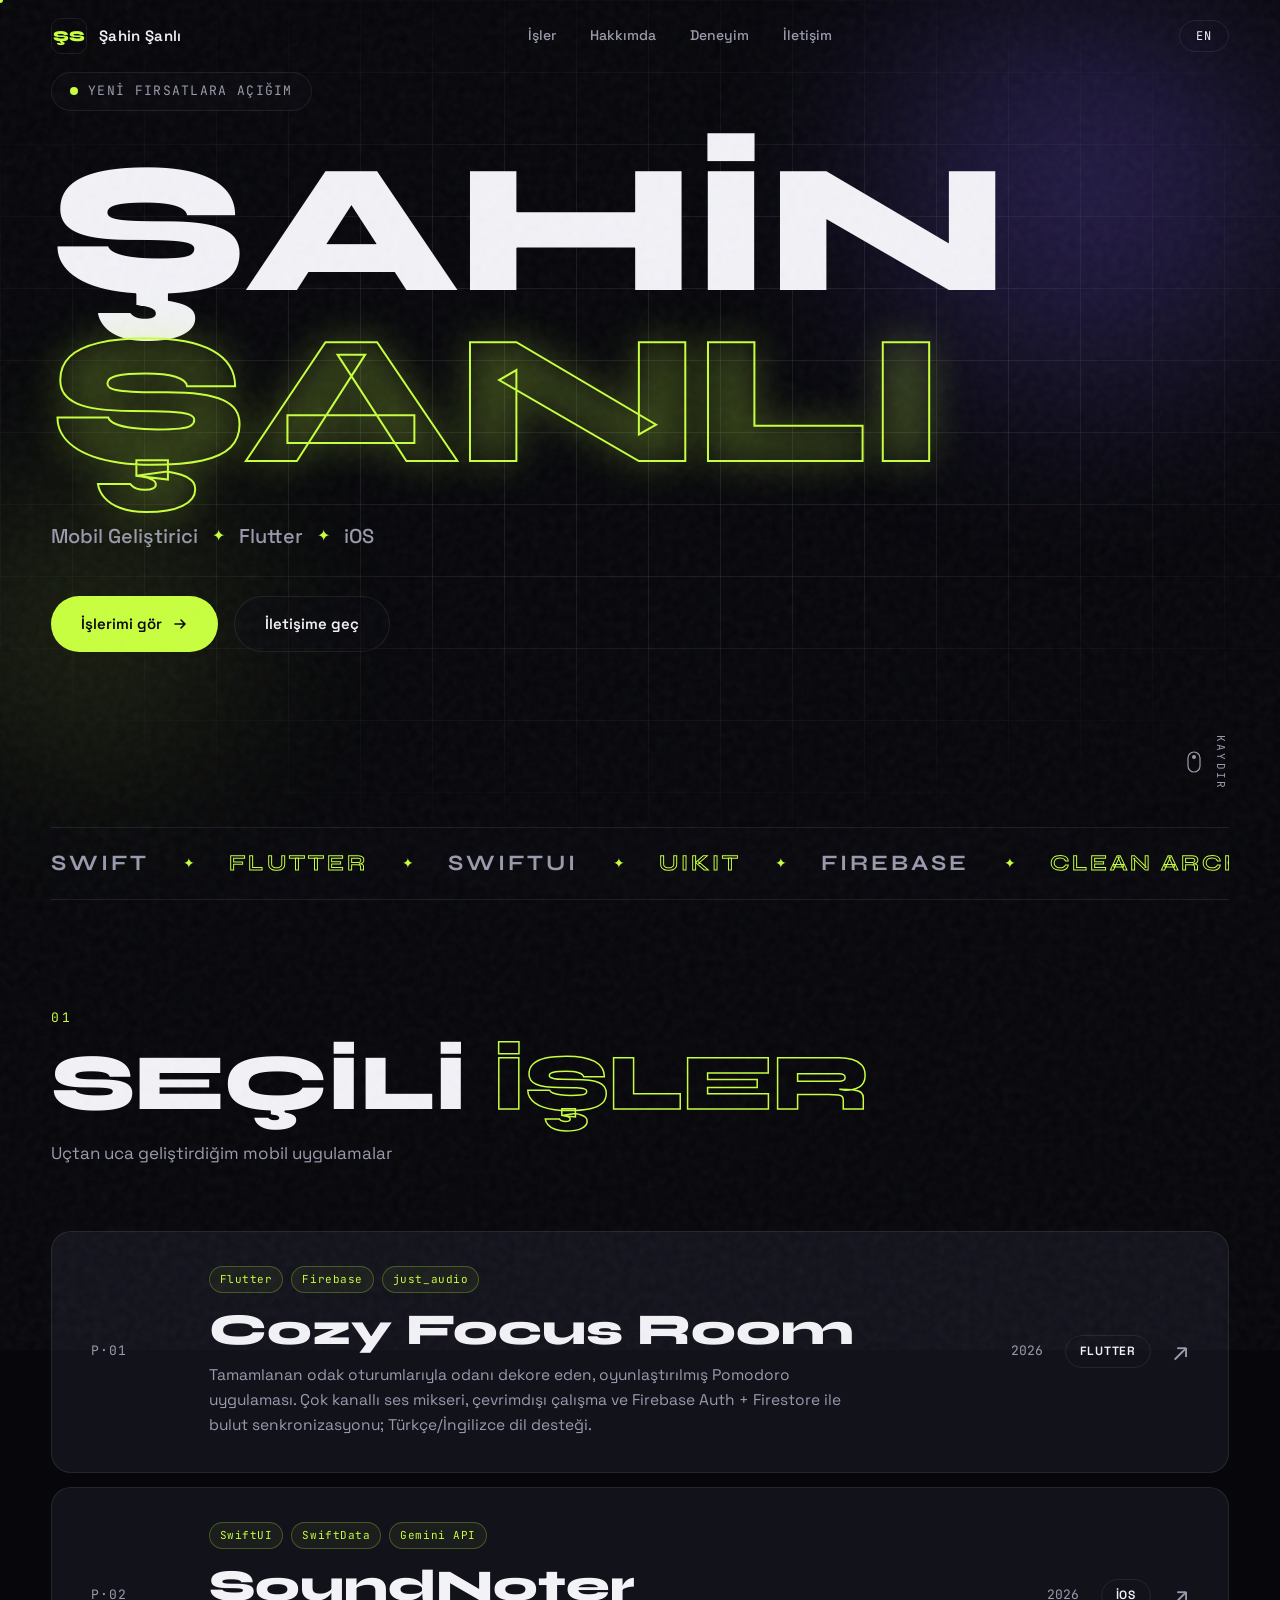
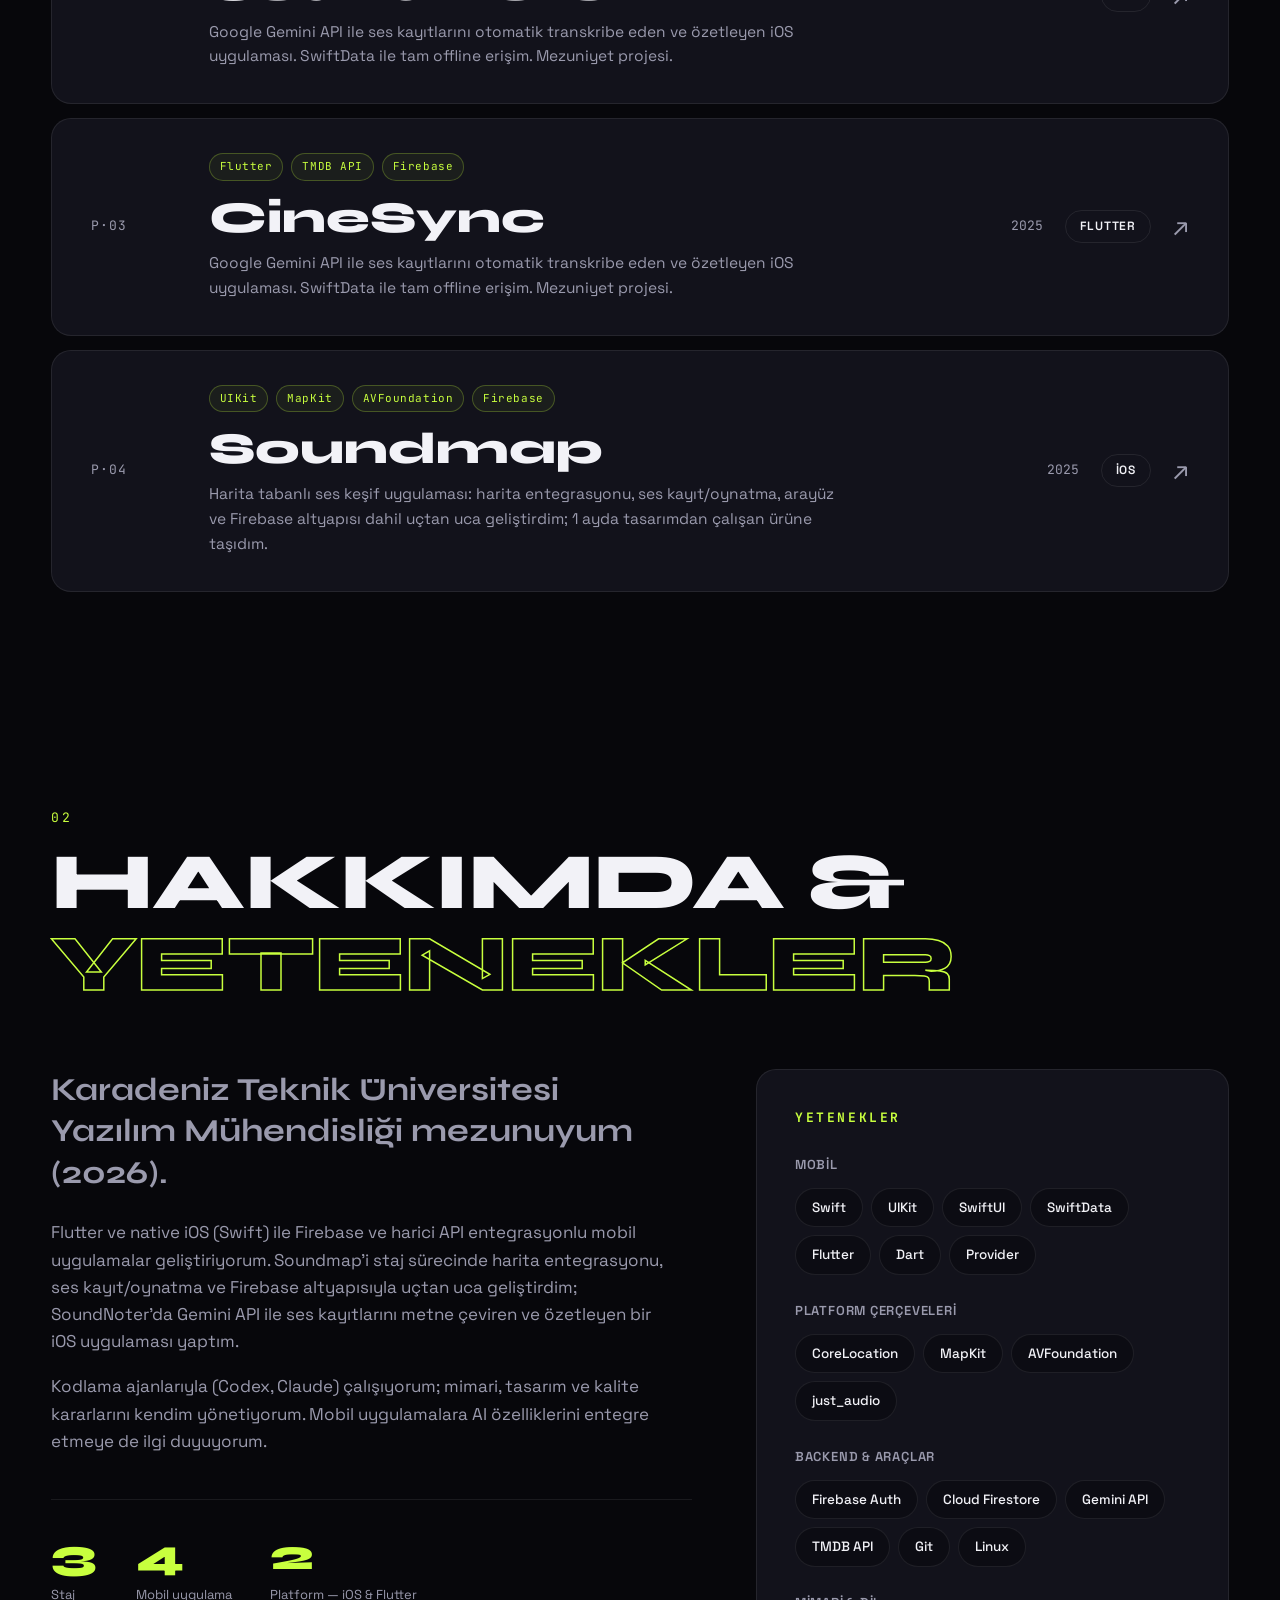
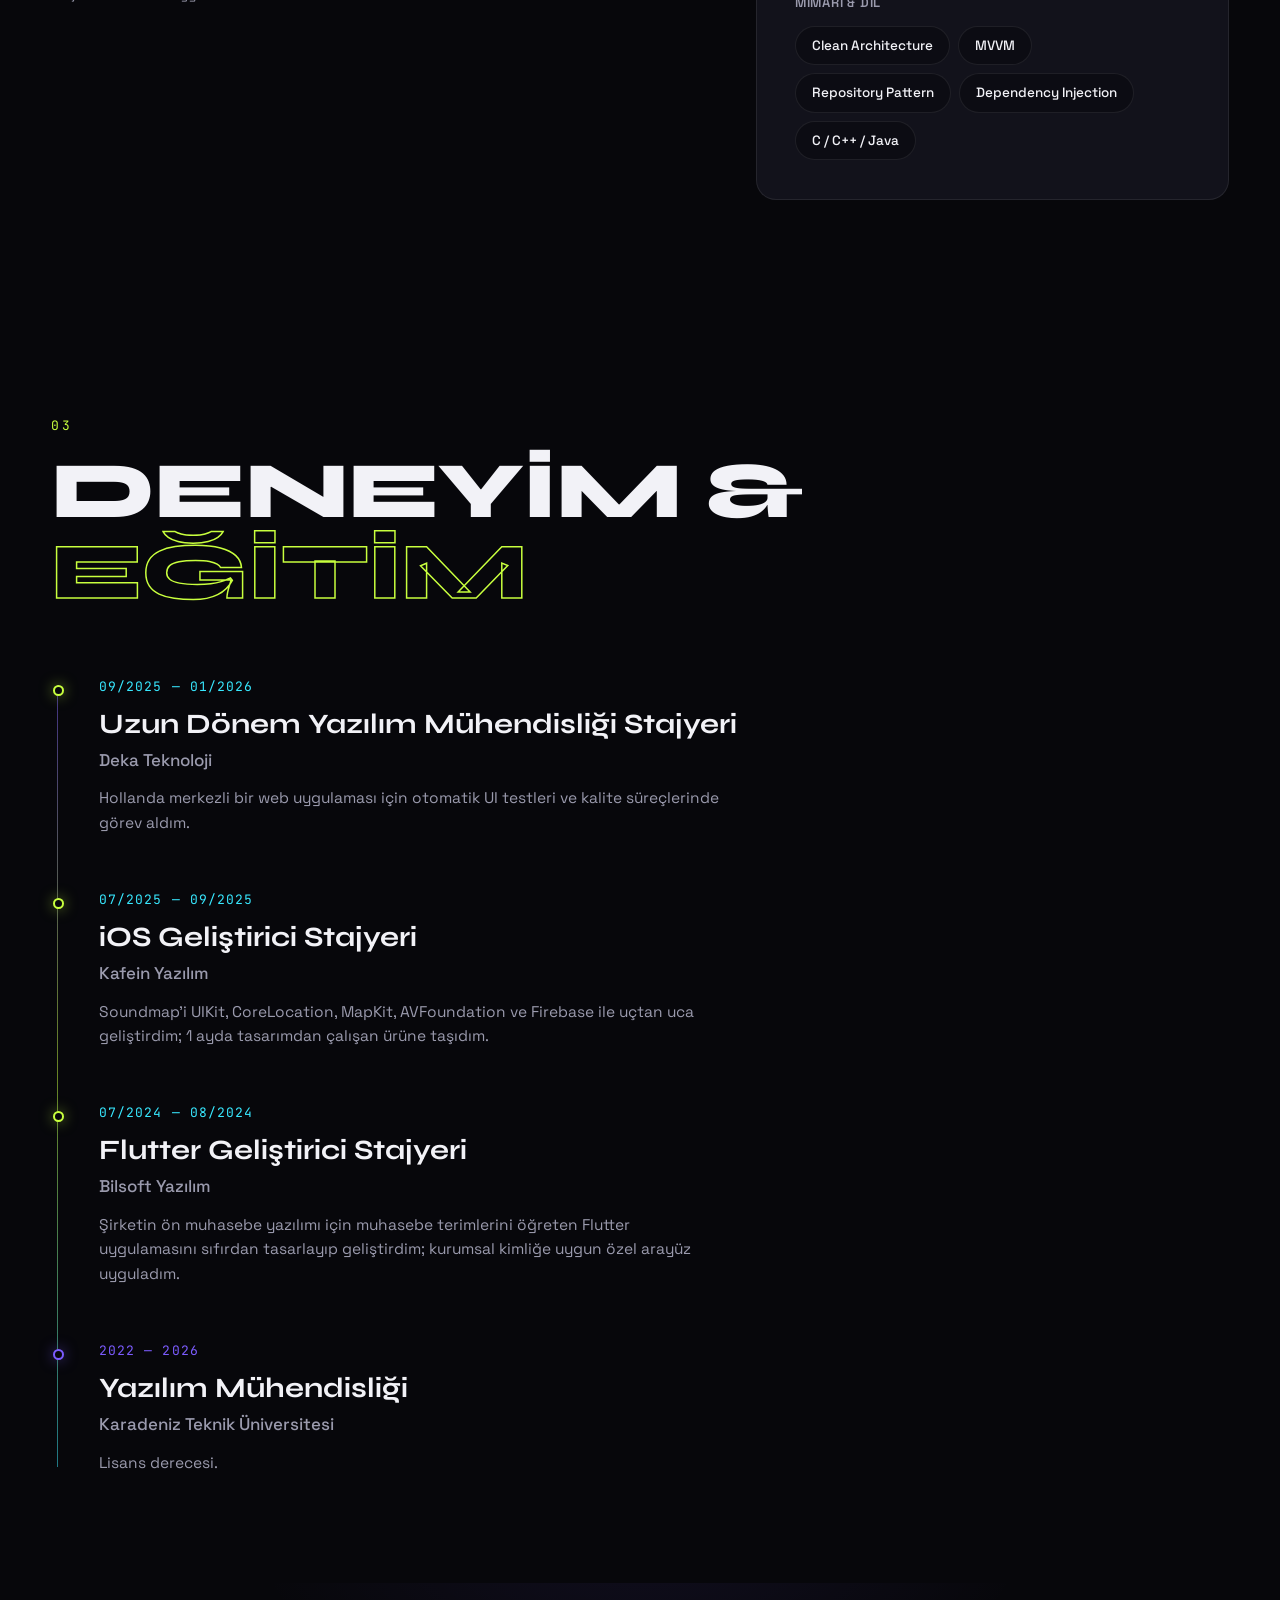
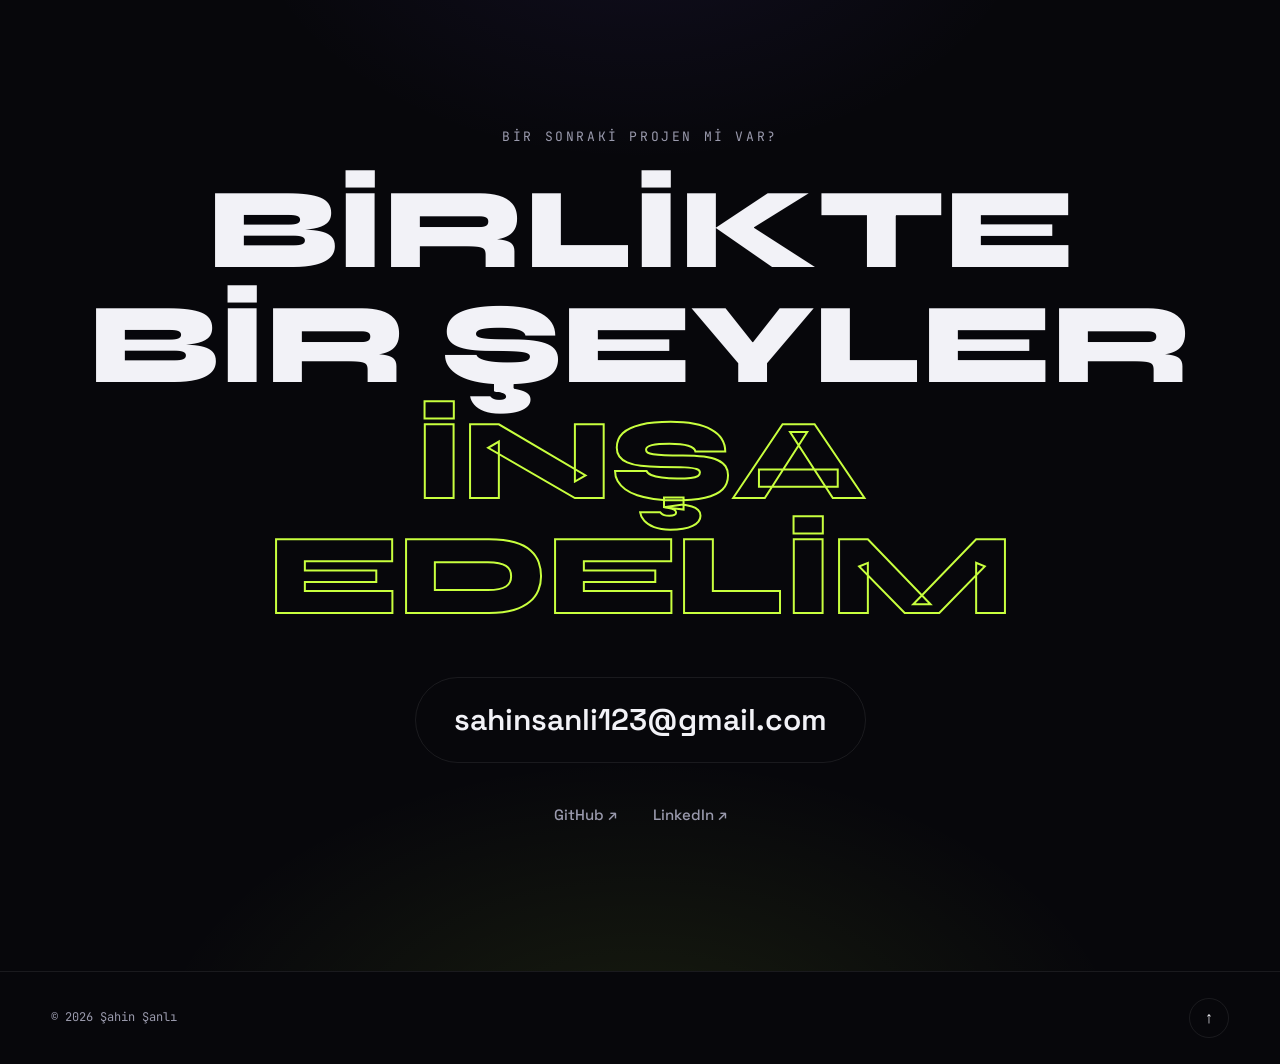
<file: index.html>
<!DOCTYPE html>
<html lang="tr">
<head>
<meta charset="UTF-8">
<meta name="viewport" content="width=device-width, initial-scale=1.0">
<title>Şahin Şanlı — Mobil Geliştirici</title>
<meta name="description" content="Şahin Şanlı — Flutter ve native iOS ile mobil uygulamalar geliştiren Junior Mobil Geliştirici.">
<meta property="og:title" content="Şahin Şanlı — Mobil Geliştirici">
<meta property="og:description" content="Şahin Şanlı — Flutter ve native iOS ile mobil uygulamalar geliştiren Junior Mobil Geliştirici.">
<meta property="og:type" content="website">
<meta property="og:url" content="https://sahinsanli.github.io/">
<link rel="preconnect" href="https://fonts.googleapis.com">
<link rel="preconnect" href="https://fonts.gstatic.com" crossorigin>
<link href="https://fonts.googleapis.com/css2?family=Space+Grotesk:wght@400;500;600;700&family=Syne:wght@700;800&family=JetBrains+Mono:wght@400;500&display=swap" rel="stylesheet">
<link rel="stylesheet" href="style.css">
</head>
<body>

<!-- grain overlay -->
<div class="grain" aria-hidden="true"></div>

<!-- progress bar -->
<div class="progress-bar" aria-hidden="true"><span id="progressBar"></span></div>

<!-- custom cursor -->
<div class="cursor-dot" id="cursorDot" aria-hidden="true"></div>
<div class="cursor-ring" id="cursorRing" aria-hidden="true"></div>

<!-- preloader -->
<div class="preloader" id="preloader" aria-hidden="true">
  <div class="preloader-inner">
    <span class="pre-name">ŞS</span>
    <span class="pre-bar"><span id="preBar"></span></span>
  </div>
</div>

<!-- ================= NAV ================= -->
<header class="nav" id="nav">
  <a class="nav-logo" href="#top" data-cursor>
    <span class="logo-mark">ŞS</span>
    <span class="logo-text">Şahin&nbsp;Şanlı</span>
  </a>
  <nav class="nav-links" aria-label="Main">
    <a href="#work" data-i18n="navWork" data-cursor>İşler</a>
    <a href="#about" data-i18n="navAbout" data-cursor>Hakkımda</a>
    <a href="#experience" data-i18n="navExperience" data-cursor>Deneyim</a>
    <a href="#contact" data-i18n="navContact" data-cursor>İletişim</a>
  </nav>
  <div class="nav-right">
    <button class="lang-toggle" id="langToggle" aria-label="Switch language">
      <span data-lang-label>EN</span>
    </button>
    <button class="burger" id="burger" aria-label="Menu" aria-expanded="false">
      <span></span><span></span>
    </button>
  </div>
</header>

<!-- mobile menu -->
<div class="mobile-menu" id="mobileMenu">
  <nav>
    <a href="#work" data-i18n="navWork">İşler</a>
    <a href="#about" data-i18n="navAbout">Hakkımda</a>
    <a href="#experience" data-i18n="navExperience">Deneyim</a>
    <a href="#contact" data-i18n="navContact">İletişim</a>
  </nav>
</div>

<main id="top">

<!-- ================= HERO ================= -->
<section class="hero">
  <div class="hero-bg" aria-hidden="true">
    <div class="orb orb-a"></div>
    <div class="orb orb-b"></div>
    <div class="grid-lines"></div>
    <div class="noise-vignette"></div>
  </div>

  <div class="hero-inner">
    <p class="hero-eyebrow reveal">
      <span class="pulse-dot"></span>
      <span data-i18n="heroAvailable">Yeni fırsatlara açığım</span>
    </p>

    <h1 class="hero-title">
      <span class="line" data-text="ŞAHİN"><span>ŞAHİN</span></span>
      <span class="line stroke" data-text="ŞANLI"><span>ŞANLI</span></span>
    </h1>

    <p class="hero-roles">
      <span data-i18n="role1">Mobil Geliştirici</span><i>✦</i>
      <span data-i18n="role2">Flutter</span><i>✦</i>
      <span data-i18n="role3">iOS</span>
    </p>

    <div class="hero-cta">
      <a href="#work" class="btn btn-primary" data-cursor>
        <span data-i18n="ctaWork">İşlerimi gör</span>
        <svg width="16" height="16" viewBox="0 0 16 16" fill="none"><path d="M3 8h10M9 4l4 4-4 4" stroke="currentColor" stroke-width="1.6" stroke-linecap="round" stroke-linejoin="round"/></svg>
      </a>
      <a href="mailto:sahinsanli123@gmail.com" class="btn btn-ghost" data-cursor>
        <span data-i18n="ctaContact">İletişime geç</span>
      </a>
    </div>
  </div>

  <div class="hero-scroll" aria-hidden="true">
    <span data-i18n="scrollHint">Kaydır</span>
    <svg width="14" height="22" viewBox="0 0 14 22" fill="none"><rect x="1" y="1" width="12" height="20" rx="6" stroke="currentColor" stroke-width="1.2"/><circle class="wheel" cx="7" cy="6" r="2" fill="currentColor"/></svg>
  </div>

  <div class="marquee" aria-hidden="true">
    <div class="marquee-track" id="marqueeTrack">
      <span>SWIFT</span><em>✦</em><span>FLUTTER</span><em>✦</em><span>SWIFTUI</span><em>✦</em><span>UIKIT</span><em>✦</em><span>FIREBASE</span><em>✦</em><span>CLEAN ARCHITECTURE</span><em>✦</em><span>MAPKIT</span><em>✦</em><span>DART</span><em>✦</em>
      <span>SWIFT</span><em>✦</em><span>FLUTTER</span><em>✦</em><span>SWIFTUI</span><em>✦</em><span>UIKIT</span><em>✦</em><span>FIREBASE</span><em>✦</em><span>CLEAN ARCHITECTURE</span><em>✦</em><span>MAPKIT</span><em>✦</em><span>DART</span><em>✦</em>
    </div>
  </div>
</section>

<!-- ================= WORK ================= -->
<section class="section" id="work">
  <div class="section-head reveal">
    <span class="sec-index">01</span>
    <h2 class="sec-title"><span data-i18n="workTitle">Seçili</span> <span class="accent" data-i18n="workTitleAccent">İşler</span></h2>
    <p class="sec-sub" data-i18n="workSub">Uçtan uca geliştirdiğim mobil uygulamalar</p>
  </div>

  <div class="projects">

    <a class="project reveal" href="https://github.com/sahinsanli/CozyFocus" target="_blank" rel="noopener noreferrer" data-cursor data-tilt>
      <div class="project-num">P·01</div>
      <div class="project-main">
        <div class="project-tags">
          <span>Flutter</span><span>Firebase</span><span>just_audio</span>
        </div>
        <h3>Cozy Focus Room</h3>
        <p data-i18n="p1desc">Tamamlanan odak oturumlarıyla odanı dekore eden, oyunlaştırılmış Pomodoro uygulaması. Çok kanallı ses mikseri, çevrimdışı çalışma ve Firebase Auth + Firestore ile bulut senkronizasyonu; Türkçe/İngilizce dil desteği.</p>
      </div>
      <div class="project-meta">
        <span class="project-year">2026</span>
        <span class="project-type">Flutter</span>
        <span class="project-arrow">↗</span>
      </div>
    </a>

    <a class="project reveal" href="https://github.com/sahinsanli/SoundNoter" target="_blank" rel="noopener noreferrer" data-cursor data-tilt>
      <div class="project-num">P·02</div>
      <div class="project-main">
        <div class="project-tags">
          <span>SwiftUI</span><span>SwiftData</span><span>Gemini API</span>
        </div>
        <h3>SoundNoter</h3>
        <p data-i18n="p2desc">Google Gemini API ile ses kayıtlarını otomatik transkribe eden ve özetleyen iOS uygulaması. SwiftData ile tam offline erişim. Mezuniyet projesi.</p>
      </div>
      <div class="project-meta">
        <span class="project-year">2026</span>
        <span class="project-type">iOS</span>
        <span class="project-arrow">↗</span>
      </div>
    </a>

    <a class="project reveal" href="https://github.com/sahinsanli/CineSync-" target="_blank" rel="noopener noreferrer" data-cursor data-tilt>
      <div class="project-num">P·03</div>
      <div class="project-main">
        <div class="project-tags">
          <span>Flutter</span><span>TMDB API</span><span>Firebase</span>
        </div>
        <h3>CineSync</h3>
        <p data-i18n="p2desc">Film izleme listesi uygulaması. Clean Architecture, Repository pattern ve dependency injection; state için Provider, ağ için Dio, bulut senkronizasyonu için Firebase Auth + Firestore.</p>
      </div>
      <div class="project-meta">
        <span class="project-year">2025</span>
        <span class="project-type">Flutter</span>
        <span class="project-arrow">↗</span>
      </div>
    </a>

    <a class="project reveal" href="https://github.com/sahinsanli/Soundmap" target="_blank" rel="noopener noreferrer" data-cursor data-tilt>
      <div class="project-num">P·04</div>
      <div class="project-main">
        <div class="project-tags">
          <span>UIKit</span><span>MapKit</span><span>AVFoundation</span><span>Firebase</span>
        </div>
        <h3>Soundmap</h3>
        <p data-i18n="p4desc">Harita tabanlı ses keşif uygulaması: harita entegrasyonu, ses kayıt/oynatma, arayüz ve Firebase altyapısı dahil uçtan uca geliştirdim; 1 ayda tasarımdan çalışan ürüne taşıdım.</p>
      </div>
      <div class="project-meta">
        <span class="project-year">2025</span>
        <span class="project-type">iOS</span>
        <span class="project-arrow">↗</span>
      </div>
    </a>

  </div>
</section>

<!-- ================= ABOUT + SKILLS ================= -->
<section class="section" id="about">
  <div class="section-head reveal">
    <span class="sec-index">02</span>
    <h2 class="sec-title"><span data-i18n="aboutTitle">Hakkımda &</span> <span class="accent" data-i18n="aboutTitleAccent">Yetenekler</span></h2>
  </div>

  <div class="about-grid">
    <div class="about-text reveal">
      <p class="lead" data-i18n="aboutLead">Karadeniz Teknik Üniversitesi Yazılım Mühendisliği mezunuyum (2026).</p>
      <p data-i18n="aboutP1">Flutter ve native iOS (Swift) ile Firebase ve harici API entegrasyonlu mobil uygulamalar geliştiriyorum. Soundmap'i staj sürecinde harita entegrasyonu, ses kayıt/oynatma ve Firebase altyapısıyla uçtan uca geliştirdim; SoundNoter'da Gemini API ile ses kayıtlarını metne çeviren ve özetleyen bir iOS uygulaması yaptım.</p>
      <p data-i18n="aboutP2">Kodlama ajanlarıyla (Codex, Claude) çalışıyorum; mimari, tasarım ve kalite kararlarını kendim yönetiyorum. Mobil uygulamalara AI özelliklerini entegre etmeye de ilgi duyuyorum.</p>
      <div class="about-facts">
        <div class="fact">
          <strong>3</strong>
          <span data-i18n="fact1">Staj</span>
        </div>
        <div class="fact">
          <strong>4</strong>
          <span data-i18n="fact2">Mobil uygulama</span>
        </div>
        <div class="fact">
          <strong>2</strong>
          <span data-i18n="fact3">Platform — iOS & Flutter</span>
        </div>
      </div>
    </div>

    <div class="skills-panel reveal">
      <h3 class="panel-title" data-i18n="skillsTitle">Yetenekler</h3>
      <div class="skill-group">
        <h4 data-i18n="skillCat1">Mobil</h4>
        <div class="chips">
          <span class="chip">Swift</span><span class="chip">UIKit</span><span class="chip">SwiftUI</span><span class="chip">SwiftData</span><span class="chip">Flutter</span><span class="chip">Dart</span><span class="chip">Provider</span>
        </div>
      </div>
      <div class="skill-group">
        <h4 data-i18n="skillCat2">Platform Çerçeveleri</h4>
        <div class="chips">
          <span class="chip">CoreLocation</span><span class="chip">MapKit</span><span class="chip">AVFoundation</span><span class="chip">just_audio</span>
        </div>
      </div>
      <div class="skill-group">
        <h4 data-i18n="skillCat3">Backend & Araçlar</h4>
        <div class="chips">
          <span class="chip">Firebase Auth</span><span class="chip">Cloud Firestore</span><span class="chip">Gemini API</span><span class="chip">TMDB API</span><span class="chip">Git</span><span class="chip">Linux</span>
        </div>
      </div>
      <div class="skill-group">
        <h4 data-i18n="skillCat4">Mimari & Dil</h4>
        <div class="chips">
          <span class="chip">Clean Architecture</span><span class="chip">MVVM</span><span class="chip">Repository Pattern</span><span class="chip">Dependency Injection</span><span class="chip">C / C++ / Java</span>
        </div>
      </div>
    </div>
  </div>
</section>

<!-- ================= EXPERIENCE ================= -->
<section class="section" id="experience">
  <div class="section-head reveal">
    <span class="sec-index">03</span>
    <h2 class="sec-title"><span data-i18n="expTitle">Deneyim &</span> <span class="accent" data-i18n="expTitleAccent">Eğitim</span></h2>
  </div>

  <div class="timeline">
    <div class="tl-item reveal">
      <div class="tl-dot"></div>
      <div class="tl-when">09/2025 — 01/2026</div>
      <div class="tl-body">
        <h3 data-i18n="e1role">Uzun Dönem Yazılım Mühendisliği Stajyeri</h3>
        <span class="tl-org">Deka Teknoloji</span>
        <p data-i18n="e1desc">Hollanda merkezli bir web uygulaması için otomatik UI testleri ve kalite süreçlerinde görev aldım.</p>
      </div>
    </div>

    <div class="tl-item reveal">
      <div class="tl-dot"></div>
      <div class="tl-when">07/2025 — 09/2025</div>
      <div class="tl-body">
        <h3 data-i18n="e2role">iOS Geliştirici Stajyeri</h3>
        <span class="tl-org">Kafein Yazılım</span>
        <p data-i18n="e2desc">Soundmap'i UIKit, CoreLocation, MapKit, AVFoundation ve Firebase ile uçtan uca geliştirdim; 1 ayda tasarımdan çalışan ürüne taşıdım.</p>
      </div>
    </div>

    <div class="tl-item reveal">
      <div class="tl-dot"></div>
      <div class="tl-when">07/2024 — 08/2024</div>
      <div class="tl-body">
        <h3 data-i18n="e3role">Flutter Geliştirici Stajyeri</h3>
        <span class="tl-org">Bilsoft Yazılım</span>
        <p data-i18n="e3desc">Şirketin ön muhasebe yazılımı için muhasebe terimlerini öğreten Flutter uygulamasını sıfırdan tasarlayıp geliştirdim; kurumsal kimliğe uygun özel arayüz uyguladım.</p>
      </div>
    </div>

    <div class="tl-item reveal edu">
      <div class="tl-dot"></div>
      <div class="tl-when">2022 — 2026</div>
      <div class="tl-body">
        <h3 data-i18n="eduRole">Yazılım Mühendisliği</h3>
        <span class="tl-org" data-i18n="eduOrg">Karadeniz Teknik Üniversitesi</span>
        <p data-i18n="eduDesc">Lisans derecesi.</p>
      </div>
    </div>
  </div>
</section>

<!-- ================= CONTACT ================= -->
<section class="section contact" id="contact">
  <div class="contact-inner reveal">
    <p class="contact-eyebrow" data-i18n="contactEyebrow">Bir sonraki projen mi var?</p>
    <h2 class="contact-title">
      <span data-i18n="contactLine1">Birlikte bir şeyler</span><br>
      <span class="stroke" data-i18n="contactLine2">inşa edelim</span>
    </h2>
    <a class="contact-mail" href="mailto:sahinsanli123@gmail.com" data-cursor>sahinsanli123@gmail.com</a>
    <div class="contact-links">
      <a href="https://github.com/sahinsanli" target="_blank" rel="noopener noreferrer" data-cursor>GitHub ↗</a>
      <a href="https://www.linkedin.com/in/şahin-şanlı/" target="_blank" rel="noopener noreferrer" data-cursor>LinkedIn ↗</a>
    </div>
  </div>
</section>

</main>

<footer class="footer">
  <span>© 2026 Şahin Şanlı</span>
  <button class="to-top" id="toTop" aria-label="Back to top" data-cursor>↑</button>
</footer>

<script src="i18n.js"></script>
<script src="main.js"></script>
</body>
</html>
</file>
<file: style.css>
/* ============================================================
   ŞAHİN ŞANLI — PORTFOLIO
   dark + neon, bold typography, awwwards-style
   ============================================================ */

:root{
  --bg:        #07070b;
  --bg-2:      #0c0c13;
  --surface:   #12121b;
  --line:      rgba(255,255,255,.08);
  --fg:        #f2f2f7;
  --muted:     #9a9aad;
  --accent:    #c8ff3e;   /* neon lime */
  --accent-2:  #7c5cff;   /* electric violet */
  --accent-3:  #38e8ff;   /* cyan */
  --font-display: 'Syne', sans-serif;
  --font-body: 'Space Grotesk', sans-serif;
  --font-mono: 'JetBrains Mono', monospace;
  --ease: cubic-bezier(.22,1,.36,1);
  --nav-h: 72px;
}

*{ margin:0; padding:0; box-sizing:border-box; }
html{ scroll-behavior:smooth; }
body{
  background:var(--bg);
  color:var(--fg);
  font-family:var(--font-body);
  font-size:17px;
  line-height:1.6;
  overflow-x:hidden;
  -webkit-font-smoothing:antialiased;
}
::selection{ background:var(--accent); color:#07070b; }

/* scrollbar */
::-webkit-scrollbar{ width:10px; }
::-webkit-scrollbar-track{ background:var(--bg); }
::-webkit-scrollbar-thumb{ background:#23232f; border-radius:5px; }
::-webkit-scrollbar-thumb:hover{ background:var(--accent); }

/* ---------- grain ---------- */
.grain{
  position:fixed; inset:-50%;
  width:200%; height:200%;
  pointer-events:none; z-index:2000; opacity:.05;
  background-image:url("data:image/svg+xml,%3Csvg viewBox='0 0 256 256' xmlns='http://www.w3.org/2000/svg'%3E%3Cfilter id='n'%3E%3CfeTurbulence type='fractalNoise' baseFrequency='0.85' numOctaves='2'/%3E%3C/filter%3E%3Crect width='100%25' height='100%25' filter='url(%23n)'/%3E%3C/svg%3E");
  animation:grain 8s steps(10) infinite;
}
@keyframes grain{
  0%,100%{transform:translate(0,0)} 10%{transform:translate(-5%,-8%)}
  30%{transform:translate(3%,-6%)} 50%{transform:translate(-8%,4%)}
  70%{transform:translate(6%,8%)} 90%{transform:translate(-3%,3%)}
}

/* ---------- progress bar ---------- */
.progress-bar{
  position:fixed; top:0; left:0; right:0; height:2px; z-index:1500;
  background:transparent;
}
.progress-bar span{
  display:block; height:100%; width:0%;
  background:linear-gradient(90deg,var(--accent-2),var(--accent),var(--accent-3));
  box-shadow:0 0 12px var(--accent);
}

/* ---------- custom cursor ---------- */
.cursor-dot,.cursor-ring{ position:fixed; top:0; left:0; pointer-events:none; z-index:3000; }
.cursor-dot{
  width:6px; height:6px; border-radius:50%;
  background:var(--accent);
  transform:translate(-50%,-50%);
}
.cursor-ring{
  width:34px; height:34px; border-radius:50%;
  border:1px solid rgba(200,255,62,.5);
  transform:translate(-50%,-50%);
  transition:width .25s var(--ease),height .25s var(--ease),border-color .25s;
}
.cursor-ring.hovering{
  width:56px; height:56px;
  border-color:var(--accent);
  background:rgba(200,255,62,.06);
}
@media (hover:none){ .cursor-dot,.cursor-ring{ display:none; } }

/* ---------- preloader ---------- */
.preloader{
  position:fixed; inset:0; z-index:4000;
  background:var(--bg);
  display:flex; align-items:center; justify-content:center;
  transition:opacity .6s var(--ease), visibility .6s;
}
.preloader.done{ opacity:0; visibility:hidden; }
.preloader-inner{ display:flex; flex-direction:column; align-items:center; gap:22px; }
.pre-name{
  font-family:var(--font-display); font-weight:800; font-size:44px;
  color:var(--fg); letter-spacing:.04em;
}
.pre-bar{ width:180px; height:2px; background:var(--line); overflow:hidden; border-radius:2px; display:block; }
.pre-bar span{
  display:block; height:100%; width:0%;
  background:var(--accent); box-shadow:0 0 12px var(--accent);
  transition:width .25s ease;
}

/* ---------- nav ---------- */
.nav{
  position:fixed; top:0; left:0; right:0; height:var(--nav-h);
  z-index:1000;
  display:flex; align-items:center; justify-content:space-between;
  padding:0 clamp(20px,4vw,56px);
  transition:background .4s,border-color .4s, transform .4s var(--ease);
  border-bottom:1px solid transparent;
}
.nav.scrolled{
  background:rgba(7,7,11,.72);
  backdrop-filter:blur(14px);
  -webkit-backdrop-filter:blur(14px);
  border-bottom-color:var(--line);
}
.nav.hide{ transform:translateY(-100%); }
.nav-logo{
  display:flex; align-items:center; gap:12px;
  text-decoration:none; color:var(--fg);
}
.logo-mark{
  font-family:var(--font-display); font-weight:800; font-size:15px;
  width:36px; height:36px; display:grid; place-items:center;
  border:1px solid var(--line); border-radius:10px;
  color:var(--accent);
  transition:border-color .3s, box-shadow .3s;
}
.nav-logo:hover .logo-mark{
  border-color:var(--accent);
  box-shadow:0 0 18px rgba(200,255,62,.25);
}
.logo-text{ font-weight:600; font-size:15px; letter-spacing:.02em; }
.nav-links{ display:flex; gap:34px; }
.nav-links a{
  color:var(--muted); text-decoration:none; font-size:14px; font-weight:500;
  position:relative; transition:color .3s;
}
.nav-links a::after{
  content:''; position:absolute; left:0; bottom:-6px;
  width:0; height:1px; background:var(--accent);
  transition:width .35s var(--ease);
}
.nav-links a:hover{ color:var(--fg); }
.nav-links a:hover::after{ width:100%; }
.nav-right{ display:flex; align-items:center; gap:14px; }
.lang-toggle{
  font-family:var(--font-mono); font-size:12px; letter-spacing:.08em;
  color:var(--fg); background:transparent;
  border:1px solid var(--line); border-radius:100px;
  padding:7px 16px; cursor:pointer;
  transition:border-color .3s, color .3s, box-shadow .3s;
}
.lang-toggle:hover{
  border-color:var(--accent); color:var(--accent);
  box-shadow:0 0 14px rgba(200,255,62,.2);
}

/* burger */
.burger{
  display:none; flex-direction:column; gap:6px;
  background:none; border:none; cursor:pointer; padding:6px;
}
.burger span{
  width:24px; height:2px; background:var(--fg);
  transition:transform .35s var(--ease), opacity .3s;
}
.burger.open span:nth-child(1){ transform:translateY(4px) rotate(45deg); }
.burger.open span:nth-child(2){ transform:translateY(-4px) rotate(-45deg); }

.mobile-menu{
  position:fixed; inset:0; z-index:900;
  background:rgba(7,7,11,.96);
  backdrop-filter:blur(20px);
  display:flex; align-items:center; justify-content:center;
  opacity:0; visibility:hidden;
  transition:opacity .4s var(--ease), visibility .4s;
}
.mobile-menu.open{ opacity:1; visibility:visible; }
.mobile-menu nav{ display:flex; flex-direction:column; gap:8px; text-align:center; }
.mobile-menu a{
  font-family:var(--font-display); font-weight:800;
  font-size:clamp(34px,9vw,56px); line-height:1.25;
  color:var(--fg); text-decoration:none;
  transition:color .3s;
}
.mobile-menu a:hover{ color:var(--accent); }

/* ---------- hero ---------- */
.hero{
  position:relative; min-height:100svh;
  display:flex; flex-direction:column; justify-content:center;
  padding:var(--nav-h) clamp(20px,4vw,56px) 0;
  overflow:hidden;
}
.hero-bg{ position:absolute; inset:0; z-index:0; }
.orb{
  position:absolute; border-radius:50%;
  filter:blur(90px); opacity:.35;
  will-change:transform;
}
.orb-a{
  width:46vw; height:46vw; min-width:380px; min-height:380px;
  background:radial-gradient(circle,var(--accent-2),transparent 70%);
  top:-12%; right:-8%;
  animation:drift-a 16s ease-in-out infinite alternate;
}
.orb-b{
  width:34vw; height:34vw; min-width:300px; min-height:300px;
  background:radial-gradient(circle,var(--accent),transparent 70%);
  bottom:6%; left:-10%; opacity:.16;
  animation:drift-b 20s ease-in-out infinite alternate;
}
@keyframes drift-a{ from{transform:translate(0,0) scale(1)} to{transform:translate(-8%,10%) scale(1.12)} }
@keyframes drift-b{ from{transform:translate(0,0) scale(1)} to{transform:translate(10%,-8%) scale(1.15)} }

.grid-lines{
  position:absolute; inset:0;
  background-image:
    linear-gradient(var(--line) 1px, transparent 1px),
    linear-gradient(90deg, var(--line) 1px, transparent 1px);
  background-size:72px 72px;
  mask-image:radial-gradient(ellipse 90% 70% at 50% 45%, black 30%, transparent 75%);
  -webkit-mask-image:radial-gradient(ellipse 90% 70% at 50% 45%, black 30%, transparent 75%);
}
.noise-vignette{
  position:absolute; inset:0;
  background:radial-gradient(ellipse 120% 90% at 50% 50%, transparent 55%, var(--bg) 100%);
}

.hero-inner{ position:relative; z-index:1; max-width:1280px; margin:0 auto; width:100%; }

.hero-eyebrow{
  display:inline-flex; align-items:center; gap:10px;
  font-family:var(--font-mono); font-size:13px; letter-spacing:.1em;
  color:var(--muted); text-transform:uppercase;
  border:1px solid var(--line); border-radius:100px;
  padding:8px 18px; margin-bottom:34px;
  background:rgba(12,12,19,.5); backdrop-filter:blur(6px);
}
.pulse-dot{
  width:8px; height:8px; border-radius:50%;
  background:var(--accent);
  box-shadow:0 0 0 0 rgba(200,255,62,.6);
  animation:pulse 2s infinite;
}
@keyframes pulse{
  0%{ box-shadow:0 0 0 0 rgba(200,255,62,.55); }
  70%{ box-shadow:0 0 0 12px rgba(200,255,62,0); }
  100%{ box-shadow:0 0 0 0 rgba(200,255,62,0); }
}

.hero-title{
  font-family:var(--font-display);
  font-weight:800;
  font-size:clamp(64px,14.5vw,190px);
  line-height:.92;
  letter-spacing:-.015em;
  text-transform:uppercase;
  margin-bottom:34px;
}
.hero-title .line{
  display:block;
  position:relative;
  transform:translateY(110%);
  animation:rise-up 1s var(--ease) forwards;
}
.hero-title .line:nth-child(2){ animation-delay:.12s; }
@keyframes rise-up{ to{ transform:translateY(0); } }
.hero-title .stroke span{
  color:transparent;
  -webkit-text-stroke:2px var(--accent);
  text-shadow:0 0 40px rgba(200,255,62,.25);
}
.hero-title .line span{ display:inline-block; }

.hero-roles{
  display:flex; flex-wrap:wrap; align-items:center; gap:14px;
  font-size:clamp(15px,2vw,20px); font-weight:500; color:var(--muted);
  margin-bottom:44px;
}
.hero-roles i{ font-style:normal; color:var(--accent); font-size:.8em; }

.hero-cta{ display:flex; flex-wrap:wrap; gap:16px; }

.btn{
  display:inline-flex; align-items:center; gap:10px;
  font-family:var(--font-body); font-weight:600; font-size:15px;
  padding:15px 30px; border-radius:100px;
  text-decoration:none; cursor:pointer;
  transition:transform .3s var(--ease), box-shadow .3s, background .3s, color .3s, border-color .3s;
}
.btn svg{ transition:transform .3s var(--ease); }
.btn-primary{
  background:var(--accent); color:#07070b;
  box-shadow:0 0 0 rgba(200,255,62,0);
}
.btn-primary:hover{
  transform:translateY(-3px);
  box-shadow:0 10px 40px rgba(200,255,62,.35);
}
.btn-primary:hover svg{ transform:translateX(4px); }
.btn-ghost{
  color:var(--fg); border:1px solid var(--line);
  background:rgba(12,12,19,.4);
}
.btn-ghost:hover{
  border-color:var(--accent); color:var(--accent);
  transform:translateY(-3px);
}

.hero-scroll{
  position:absolute; bottom:110px; right:clamp(20px,4vw,56px);
  display:flex; flex-direction:column; align-items:center; gap:10px;
  font-family:var(--font-mono); font-size:11px; letter-spacing:.2em;
  text-transform:uppercase; color:var(--muted);
  writing-mode:vertical-rl;
}
.wheel{ animation:wheel 1.8s ease-in-out infinite; }
@keyframes wheel{
  0%{ transform:translateY(0); opacity:1; }
  70%{ transform:translateY(9px); opacity:0; }
  100%{ transform:translateY(0); opacity:0; }
}

/* marquee */
.marquee{
  position:relative; z-index:1;
  margin-top:auto; margin-bottom:0;
  border-top:1px solid var(--line);
  border-bottom:1px solid var(--line);
  overflow:hidden; padding:18px 0;
  background:rgba(12,12,19,.35);
}
.marquee-track{
  display:inline-flex; align-items:center; gap:34px;
  white-space:nowrap; will-change:transform;
  animation:marquee 26s linear infinite;
}
@keyframes marquee{ to{ transform:translateX(-50%); } }
.marquee-track span{
  font-family:var(--font-display); font-weight:700;
  font-size:22px; letter-spacing:.14em; color:var(--muted);
  text-transform:uppercase;
}
.marquee-track span:nth-child(4n+3){ color:transparent; -webkit-text-stroke:1px var(--accent); }
.marquee-track em{ color:var(--accent); font-style:normal; font-size:14px; }

/* ---------- sections ---------- */
.section{
  max-width:1280px; margin:0 auto;
  padding:clamp(90px,12vh,150px) clamp(20px,4vw,56px);
}
.section-head{ margin-bottom:clamp(48px,7vh,80px); }
.sec-index{
  font-family:var(--font-mono); font-size:13px; color:var(--accent);
  letter-spacing:.2em; display:block; margin-bottom:14px;
}
.sec-title{
  font-family:var(--font-display); font-weight:800;
  font-size:clamp(38px,6.5vw,80px); line-height:1.02;
  text-transform:uppercase; letter-spacing:-.01em;
}
.sec-title .accent{
  color:transparent; -webkit-text-stroke:1.5px var(--accent);
}
.sec-sub{ color:var(--muted); margin-top:16px; font-size:17px; }

/* ---------- projects ---------- */
.projects{ display:flex; flex-direction:column; gap:14px; }
.project{
  display:grid;
  grid-template-columns:90px 1fr auto;
  gap:28px; align-items:center;
  padding:34px clamp(22px,3vw,40px);
  background:var(--surface);
  border:1px solid var(--line);
  border-radius:20px;
  text-decoration:none; color:var(--fg);
  position:relative; overflow:hidden;
  transition:border-color .35s, transform .35s var(--ease);
  transform-style:preserve-3d;
}
.project::before{
  content:''; position:absolute; inset:0;
  background:linear-gradient(120deg, rgba(124,92,255,.08), rgba(200,255,62,.06));
  opacity:0; transition:opacity .4s;
}
.project:hover{ border-color:rgba(200,255,62,.4); }
.project:hover::before{ opacity:1; }
.project-num{
  font-family:var(--font-mono); font-size:13px; color:var(--muted);
  letter-spacing:.1em;
}
.project-main{ position:relative; z-index:1; }
.project-tags{ display:flex; flex-wrap:wrap; gap:8px; margin-bottom:14px; }
.project-tags span{
  font-family:var(--font-mono); font-size:11px; letter-spacing:.05em;
  color:var(--accent);
  border:1px solid rgba(200,255,62,.25);
  background:rgba(200,255,62,.05);
  padding:4px 10px; border-radius:100px;
}
.project h3{
  font-family:var(--font-display); font-weight:800;
  font-size:clamp(26px,3.6vw,44px); line-height:1.05;
  margin-bottom:10px; transition:color .3s;
}
.project:hover h3{ color:var(--accent); }
.project p{ color:var(--muted); font-size:15.5px; max-width:640px; }
.project-meta{
  display:flex; align-items:center; gap:22px; position:relative; z-index:1;
}
.project-year{ font-family:var(--font-mono); font-size:13px; color:var(--muted); }
.project-type{
  font-size:12px; font-weight:600; letter-spacing:.08em; text-transform:uppercase;
  color:var(--fg); border:1px solid var(--line);
  padding:6px 14px; border-radius:100px;
}
.project-arrow{
  font-size:26px; color:var(--muted);
  transition:transform .35s var(--ease), color .3s;
}
.project:hover .project-arrow{
  transform:translate(6px,-6px); color:var(--accent);
}

/* ---------- about ---------- */
.about-grid{
  display:grid; grid-template-columns:1.15fr .85fr;
  gap:clamp(36px,5vw,80px); align-items:start;
}
.about-text .lead{
  font-family:var(--font-display); font-weight:700;
  font-size:clamp(22px,2.8vw,32px); line-height:1.3;
  margin-bottom:26px;
}
.about-text p{ color:var(--muted); margin-bottom:18px; max-width:56ch; }
.about-facts{
  display:flex; gap:clamp(24px,3vw,56px); margin-top:44px;
  padding-top:34px; border-top:1px solid var(--line);
}
.fact strong{
  font-family:var(--font-display); font-weight:800;
  font-size:clamp(30px,3.4vw,44px); color:var(--accent);
  display:block; line-height:1;
}
.fact span{
  font-size:13px; color:var(--muted); display:block; margin-top:8px;
}

.skills-panel{
  background:var(--surface);
  border:1px solid var(--line);
  border-radius:20px; padding:clamp(26px,3vw,40px);
}
.panel-title{
  font-family:var(--font-mono); font-size:13px; letter-spacing:.2em;
  text-transform:uppercase; color:var(--accent); margin-bottom:26px;
}
.skill-group{ margin-bottom:26px; }
.skill-group:last-child{ margin-bottom:0; }
.skill-group h4{
  font-size:13px; font-weight:600; color:var(--muted);
  letter-spacing:.06em; text-transform:uppercase; margin-bottom:12px;
}
.chips{ display:flex; flex-wrap:wrap; gap:8px; }
.chip{
  font-size:13.5px; font-weight:500;
  padding:8px 16px; border-radius:100px;
  border:1px solid var(--line); background:var(--bg-2);
  transition:border-color .3s, color .3s, transform .3s var(--ease);
}
.chip:hover{
  border-color:var(--accent); color:var(--accent);
  transform:translateY(-2px);
}

/* ---------- timeline ---------- */
.timeline{ position:relative; padding-left:clamp(28px,4vw,48px); }
.timeline::before{
  content:''; position:absolute; left:6px; top:8px; bottom:8px;
  width:1px;
  background:linear-gradient(var(--accent-2), var(--accent), var(--accent-3));
  opacity:.5;
}
.tl-item{ position:relative; padding-bottom:clamp(44px,6vh,64px); }
.tl-item:last-child{ padding-bottom:0; }
.tl-dot{
  position:absolute; left:calc(-1 * clamp(28px,4vw,48px) + 1.5px); top:8px;
  width:11px; height:11px; border-radius:50%;
  background:var(--bg); border:2px solid var(--accent);
  box-shadow:0 0 14px rgba(200,255,62,.5);
}
.tl-when{
  font-family:var(--font-mono); font-size:13px; color:var(--accent-3);
  letter-spacing:.08em; margin-bottom:10px;
}
.tl-body h3{
  font-family:var(--font-display); font-weight:700;
  font-size:clamp(21px,2.4vw,28px); line-height:1.2; margin-bottom:6px;
}
.tl-org{ color:var(--muted); font-weight:500; display:block; margin-bottom:12px; }
.tl-body p{ color:var(--muted); max-width:62ch; font-size:15.5px; }
.tl-item.edu .tl-dot{ border-color:var(--accent-2); box-shadow:0 0 14px rgba(124,92,255,.5); }
.tl-item.edu .tl-when{ color:var(--accent-2); }

/* ---------- contact ---------- */
.contact{
  text-align:center;
  padding-top:clamp(110px,16vh,180px);
  padding-bottom:clamp(110px,16vh,180px);
  position:relative;
}
.contact::before{
  content:''; position:absolute; inset:0;
  background:
    radial-gradient(ellipse 55% 45% at 50% 110%, rgba(200,255,62,.09), transparent 70%),
    radial-gradient(ellipse 45% 40% at 50% -10%, rgba(124,92,255,.09), transparent 70%);
  pointer-events:none;
}
.contact-inner{ position:relative; }
.contact-eyebrow{
  font-family:var(--font-mono); font-size:13px; letter-spacing:.2em;
  text-transform:uppercase; color:var(--muted); margin-bottom:24px;
}
.contact-title{
  font-family:var(--font-display); font-weight:800;
  font-size:clamp(44px,9vw,120px); line-height:1;
  text-transform:uppercase; letter-spacing:-.01em;
  margin-bottom:44px;
}
.contact-title .stroke{
  color:transparent; -webkit-text-stroke:2px var(--accent);
}
.contact-mail{
  display:inline-block;
  font-family:var(--font-body); font-weight:600;
  font-size:clamp(19px,3vw,30px);
  color:var(--fg); text-decoration:none;
  border:1px solid var(--line); border-radius:100px;
  padding:18px 38px; margin-bottom:40px;
  transition:border-color .35s, color .35s, box-shadow .35s, transform .35s var(--ease);
}
.contact-mail:hover{
  border-color:var(--accent); color:var(--accent);
  box-shadow:0 0 40px rgba(200,255,62,.18);
  transform:translateY(-3px);
}
.contact-links{
  display:flex; justify-content:center; flex-wrap:wrap; gap:14px 36px;
}
.contact-links a{
  color:var(--muted); text-decoration:none; font-size:15px; font-weight:500;
  transition:color .3s;
}
.contact-links a:hover{ color:var(--accent); }

/* ---------- footer ---------- */
.footer{
  display:flex; align-items:center; justify-content:space-between;
  flex-wrap:wrap; gap:14px;
  padding:26px clamp(20px,4vw,56px);
  border-top:1px solid var(--line);
  font-family:var(--font-mono); font-size:12px; color:var(--muted);
}
.to-top{
  width:40px; height:40px; border-radius:50%;
  border:1px solid var(--line); background:transparent;
  color:var(--fg); font-size:16px; cursor:pointer;
  transition:border-color .3s, color .3s, transform .3s var(--ease);
}
.to-top:hover{
  border-color:var(--accent); color:var(--accent);
  transform:translateY(-3px);
}

/* ---------- reveal on scroll ---------- */
.reveal{
  opacity:0; transform:translateY(36px);
  transition:opacity .9s var(--ease), transform .9s var(--ease);
}
.reveal.visible{ opacity:1; transform:translateY(0); }

/* ---------- lang switch flash ---------- */
.lang-switching main, .lang-switching .nav, .lang-switching .footer{
  animation:langflash .45s ease;
}
@keyframes langflash{
  0%{ opacity:1; } 40%{ opacity:.25; } 100%{ opacity:1; }
}

/* ---------- responsive ---------- */
@media (max-width:900px){
  .nav-links{ display:none; }
  .burger{ display:flex; }
  .project{ grid-template-columns:1fr; gap:16px; }
  .project-num{ order:-1; }
  .project-meta{ justify-content:flex-start; }
  .project-arrow{ margin-left:auto; }
  .about-grid{ grid-template-columns:1fr; }
  .hero-scroll{ display:none; }
}
@media (max-width:560px){
  .hero-cta .btn{ width:100%; justify-content:center; }
  .about-facts{ flex-wrap:wrap; gap:24px; }
}
@media (prefers-reduced-motion:reduce){
  *,*::before,*::after{
    animation-duration:.01ms !important;
    animation-iteration-count:1 !important;
    transition-duration:.01ms !important;
  }
  html{ scroll-behavior:auto; }
}
</file>
